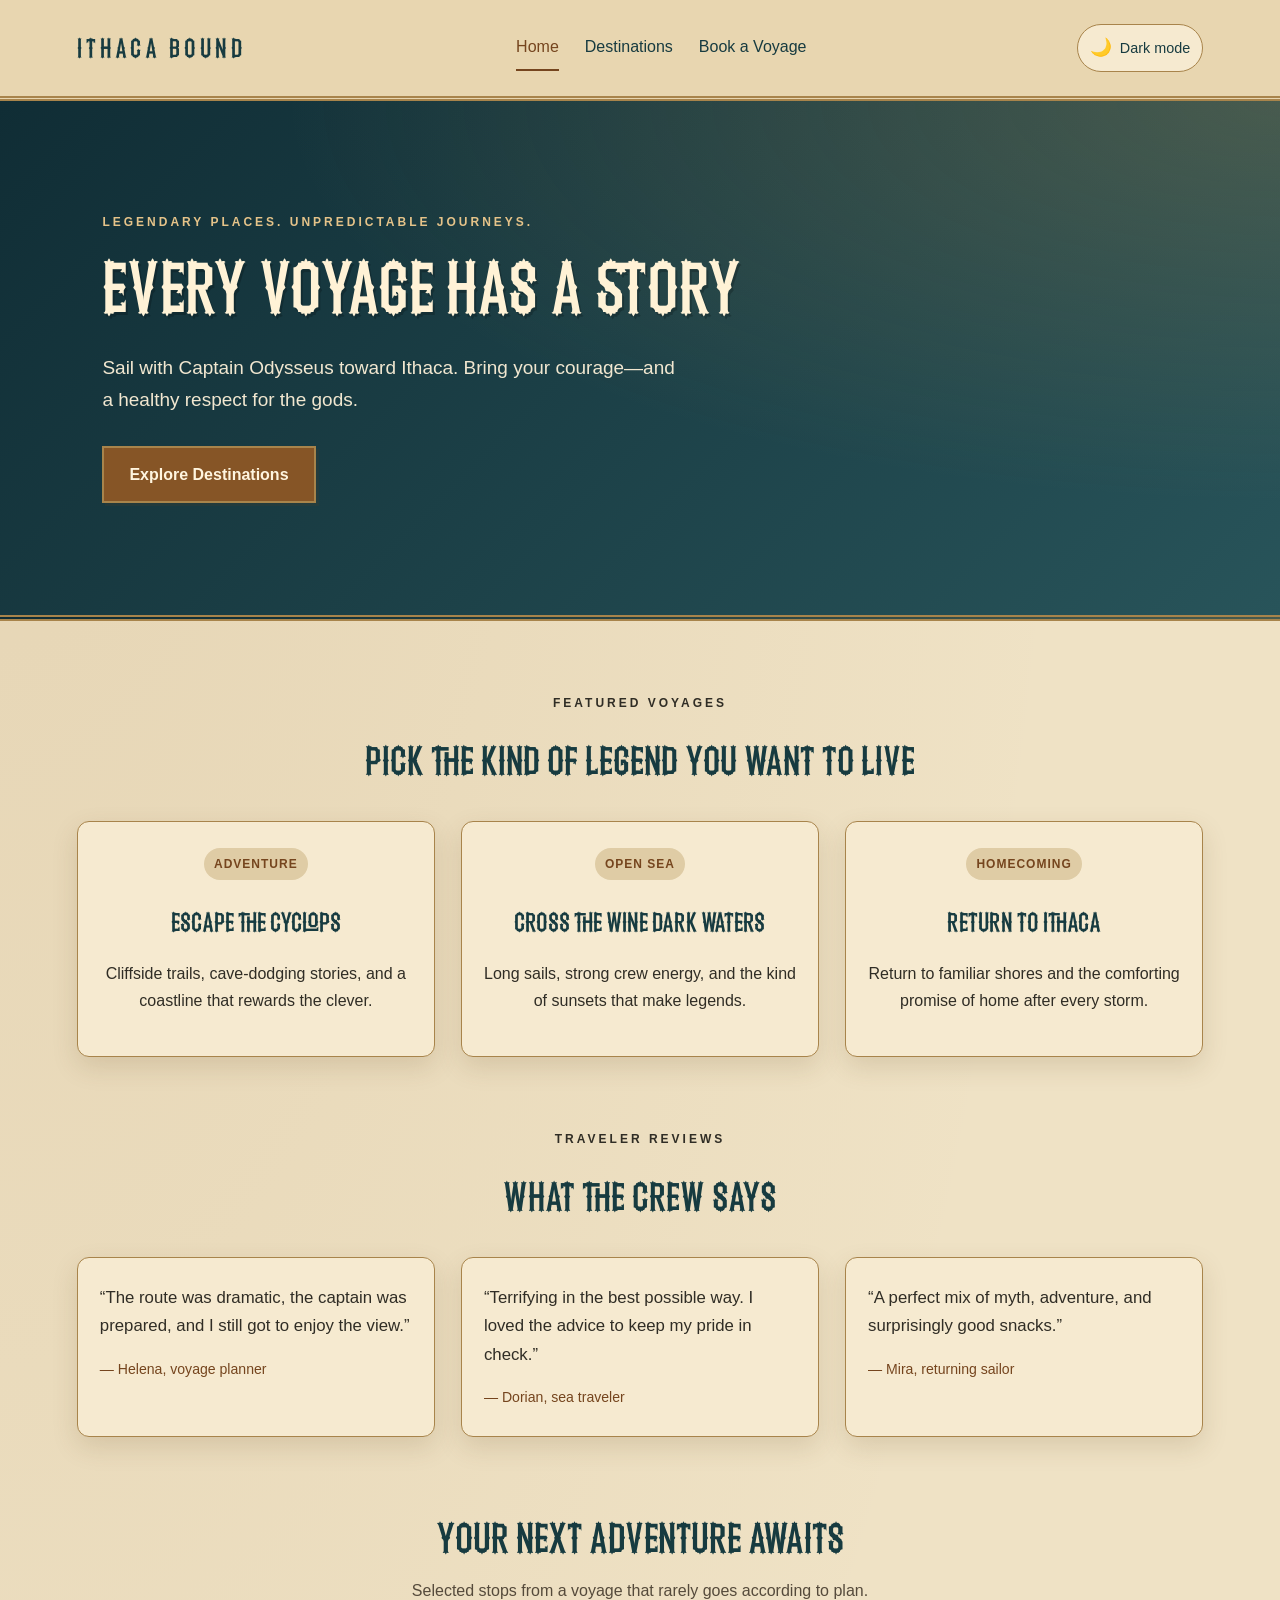
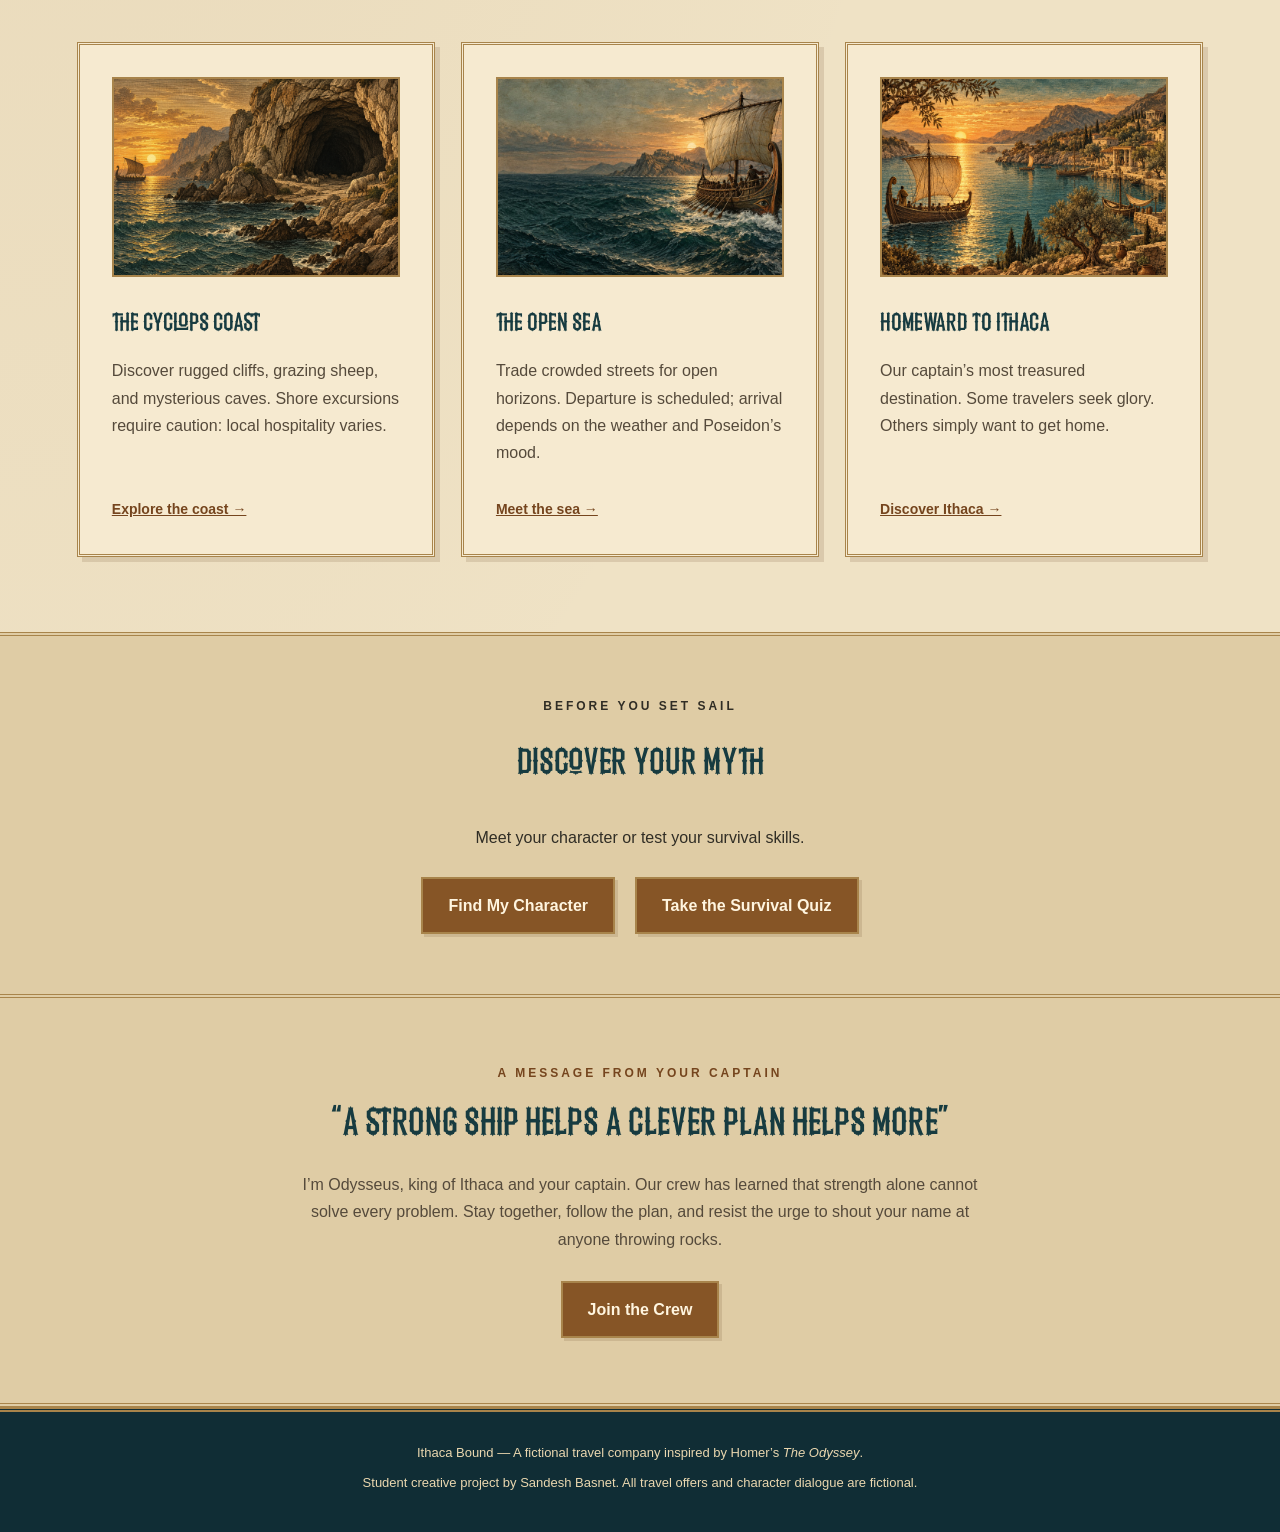
<file: index.html>
<!DOCTYPE html>
<html lang="en">
<head>
  <meta charset="UTF-8">
  <meta name="viewport" content="width=device-width, initial-scale=1.0">
  <title>Ithaca Bound | Sail with Odysseus</title>
  <link rel="stylesheet" href="style.css">
  <link rel="stylesheet" href="activities-booking.css">
  <link rel="stylesheet" href="responsive.css">
</head>
<body>
  <a class="skip-link" href="#main-content">Skip to content</a>
  <header class="site-header">
    <a class="logo" href="index.html">ITHACA BOUND</a>

    <nav aria-label="Main navigation">
      <a href="index.html" aria-current="page">Home</a>
      <a href="destinations.html">Destinations</a>
      <a href="booking.html">Book a Voyage</a>
    </nav>

    <button class="theme-toggle" type="button" aria-label="Toggle dark mode">
      <span class="theme-toggle-icon" aria-hidden="true">🌙</span>
      <span class="theme-toggle-label">Dark mode</span>
    </button>
  </header>

<main id="main-content" tabindex="-1">
    <section class="hero">
      <p class="eyebrow">Legendary places. Unpredictable journeys.</p>
      <h1>Every voyage has a story</h1>
      <p>
        Sail with Captain Odysseus toward Ithaca.
        Bring your courage—and a healthy respect for the gods.
      </p>
      <a class="button" href="destinations.html">
        Explore Destinations
      </a>
    </section>

    <section class="featured-voyages">
      <p class="eyebrow">Featured voyages</p>
      <h2>Pick the kind of legend you want to live</h2>

      <div class="feature-grid">
        <article class="feature-card">
          <span class="feature-badge">Adventure</span>
          <h3>Escape the Cyclops</h3>
          <p>Cliffside trails, cave-dodging stories, and a coastline that rewards the clever.</p>
        </article>

        <article class="feature-card">
          <span class="feature-badge">Open sea</span>
          <h3>Cross the Wine Dark Waters</h3>
          <p>Long sails, strong crew energy, and the kind of sunsets that make legends.</p>
        </article>

        <article class="feature-card">
          <span class="feature-badge">Homecoming</span>
          <h3>Return to Ithaca</h3>
          <p>Return to familiar shores and the comforting promise of home after every storm.</p>
        </article>
      </div>
    </section>

    <section class="testimonials">
      <p class="eyebrow">Traveler reviews</p>
      <h2>What the crew says</h2>

      <div class="testimonial-grid">
        <blockquote class="testimonial-card">
          <p>“The route was dramatic, the captain was prepared, and I still got to enjoy the view.”</p>
          <footer>— Helena, voyage planner</footer>
        </blockquote>

        <blockquote class="testimonial-card">
          <p>“Terrifying in the best possible way. I loved the advice to keep my pride in check.”</p>
          <footer>— Dorian, sea traveler</footer>
        </blockquote>

        <blockquote class="testimonial-card">
          <p>“A perfect mix of myth, adventure, and surprisingly good snacks.”</p>
          <footer>— Mira, returning sailor</footer>
        </blockquote>
      </div>
    </section>

    <section class="destinations">
      <h2>Your next adventure awaits</h2>
      <p>Selected stops from a voyage that rarely goes according to plan.</p>

      <div class="card-grid">
        <article class="card">
          <img
  class="card-image"
  src="images/cyclops.png"
  alt="Vintage illustration of the Cyclops cave with sheep along the rocky coast"
>
          <h3>The Cyclops Coast</h3>
          <p>
            Discover rugged cliffs, grazing sheep, and mysterious caves.
            Shore excursions require caution: local hospitality varies.
          </p>
          <a href="destinations.html#cyclops">Explore the coast →</a>
        </article>

        <article class="card">
          <img
  class="card-image"
  src="images/ship.jpg"
  alt="Ancient Greek ship sailing at sunset"
>
          <h3>The Open Sea</h3>
          <p>
            Trade crowded streets for open horizons.
            Departure is scheduled; arrival depends on the weather
            and Poseidon’s mood.
          </p>
          <a href="destinations.html#sea">Meet the sea →</a>
        </article>

        <article class="card">
<img
  class="card-image"
  src="images/ithaca.png"
  alt="Vintage illustration of an imagined ancient Ithaca harbor"
>          <h3>Homeward to Ithaca</h3>
          <p>
            Our captain’s most treasured destination.
            Some travelers seek glory. Others simply want to get home.
          </p>
          <a href="destinations.html#ithaca">Discover Ithaca →</a>
        </article>
      </div>
    </section>

 <section class="activity-launcher">
  <p class="eyebrow">Before You Set Sail</p>
  <h2>Discover Your Myth</h2>
  <p>Meet your character or test your survival skills.</p>

  <div class="activity-buttons">
    <button
      class="button"
      type="button"
      data-panel="character-panel"
      aria-controls="character-panel"
      aria-expanded="false"
    >
      Find My Character
    </button>

    <button
      class="button"
      type="button"
      data-panel="quiz-panel"
      aria-controls="quiz-panel"
      aria-expanded="false"
    >
      Take the Survival Quiz
    </button>
  </div>
</section>
<section class="activities" id="quiz-panel" hidden>
  <p class="eyebrow">The Crew Entrance Exam</p>
  <h2>Would You Survive the Odyssey?</h2>
  <p>Five questions stand between you and a place aboard.</p>

  <form id="survival-form" class="activity-form">
    <fieldset>
      <legend>1. You find cheese in a stranger’s cave. You…</legend>
      <label>
        <input type="radio" name="q1" value="1" required>
        Leave and ask permission before entering.
      </label>
      <label>
        <input type="radio" name="q1" value="0">
        Declare it an all-you-can-eat buffet.
      </label>
      <label>
        <input type="radio" name="q1" value="0">
        Give the cave a restaurant review.
      </label>
    </fieldset>

    <fieldset>
      <legend>2. A giant blocks the exit. Your best approach?</legend>
      <label>
        <input type="radio" name="q2" value="0" required>
        Challenge him to arm wrestling.
      </label>
      <label>
        <input type="radio" name="q2" value="1">
        Make a clever plan that keeps the exit usable.
      </label>
      <label>
        <input type="radio" name="q2" value="0">
        Explain that you have class tomorrow.
      </label>
    </fieldset>

    <fieldset>
      <legend>3. What name does Odysseus give Polyphemus?</legend>
      <label>
        <input type="radio" name="q3" value="0" required>
        Captain Definitely Innocent.
      </label>
      <label>
        <input type="radio" name="q3" value="0">
        The Cheese Inspector.
      </label>
      <label>
        <input type="radio" name="q3" value="1">
        Nobody.
      </label>
    </fieldset>

    <fieldset>
      <legend>4. The sheep leave the cave. You…</legend>
      <label>
        <input type="radio" name="q4" value="1" required>
        Hide beneath them and escape.
      </label>
      <label>
        <input type="radio" name="q4" value="0">
        Ask a sheep for a ride-share.
      </label>
      <label>
        <input type="radio" name="q4" value="0">
        Stay behind to collect souvenirs.
      </label>
    </fieldset>

    <fieldset>
      <legend>5. You finally escape. What now?</legend>
      <label>
        <input type="radio" name="q5" value="0" required>
        Shout your full name and home address.
      </label>
      <label>
        <input type="radio" name="q5" value="1">
        Keep rowing and protect the crew.
      </label>
      <label>
        <input type="radio" name="q5" value="0">
        Ask the Cyclops for a five-star review.
      </label>
    </fieldset>

    <button class="button" type="submit">Check My Survival Skills</button>
    <button class="button" type="reset">Try Again</button>

    <div
      id="survival-result"
      class="activity-result"
      role="status"
      hidden
    ></div>
  </form>
</section>
<section class="activities" id="character-panel" hidden>
      <p class="eyebrow">Meet Your Myth</p>
  <h2>Which Odyssey Character Are You?</h2>
  <p>
    Choose your answers to discover your character.
    Add an optional photo for your result card.
    The match uses your answers, not your appearance.
  </p>

  <form id="character-form" class="activity-form">
    <label for="portrait">Your portrait (optional)</label>
    <input
      id="portrait"
      type="file"
      accept="image/jpeg,image/png,image/webp"
    >

    <p class="small-note">
      JPG, PNG, or WebP under 5 MB.
      Your photo stays in your browser.
    </p>

    <p id="photo-message" role="status"></p>
    <img id="portrait-preview" alt="Your selected portrait" hidden>

    <fieldset>
      <legend>1. Your crew is in trouble. You…</legend>

      <label>
        <input type="radio" name="strategy" value="odysseus" required>
        Invent a clever escape plan.
      </label>

      <label>
        <input type="radio" name="strategy" value="penelope">
        Stay patient and think carefully.
      </label>

      <label>
        <input type="radio" name="strategy" value="polyphemus">
        Tell everyone to leave your cave.
      </label>
    </fieldset>

    <fieldset>
      <legend>2. What matters most to you?</legend>

      <label>
        <input type="radio" name="priority" value="odysseus" required>
        Finding my way home, whatever it takes.
      </label>

      <label>
        <input type="radio" name="priority" value="penelope">
        Loyalty to the people I love.
      </label>

      <label>
        <input type="radio" name="priority" value="polyphemus">
        My own space and my sheep.
      </label>
    </fieldset>

    <fieldset>
      <legend>3. Choose your weakness.</legend>

      <label>
        <input type="radio" name="weakness" value="odysseus" required>
        I sometimes brag after winning.
      </label>

      <label>
        <input type="radio" name="weakness" value="penelope">
        I take my time trusting people.
      </label>

      <label>
        <input type="radio" name="weakness" value="polyphemus">
        Unexpected guests really annoy me.
      </label>
    </fieldset>

    <button class="button" type="submit">Reveal My Character</button>
    <button class="button" type="reset">Start Again</button>

    <div
      id="character-result"
      class="activity-result"
      role="status"
      hidden
    ></div>
  </form>
</section>

    <section class="captain">
      <p class="eyebrow">A message from your captain</p>
      <h2>“A strong ship helps A clever plan helps more”</h2>
      <p>
        I’m Odysseus, king of Ithaca and your captain.
        Our crew has learned that strength alone cannot solve every problem.
        Stay together, follow the plan, and resist the urge to shout
        your name at anyone throwing rocks.
      </p>
      <a class="button" href="booking.html">Join the Crew</a>
    </section>
  </main>

  <footer>
    <p>
      Ithaca Bound — A fictional travel company inspired by
      Homer’s <cite>The Odyssey</cite>.
    </p>
    <p>
      Student creative project by Sandesh Basnet.
      All travel offers and character dialogue are fictional.
    </p>
  </footer>

  <script src="script.js"></script>
</body>
</html>
</file>
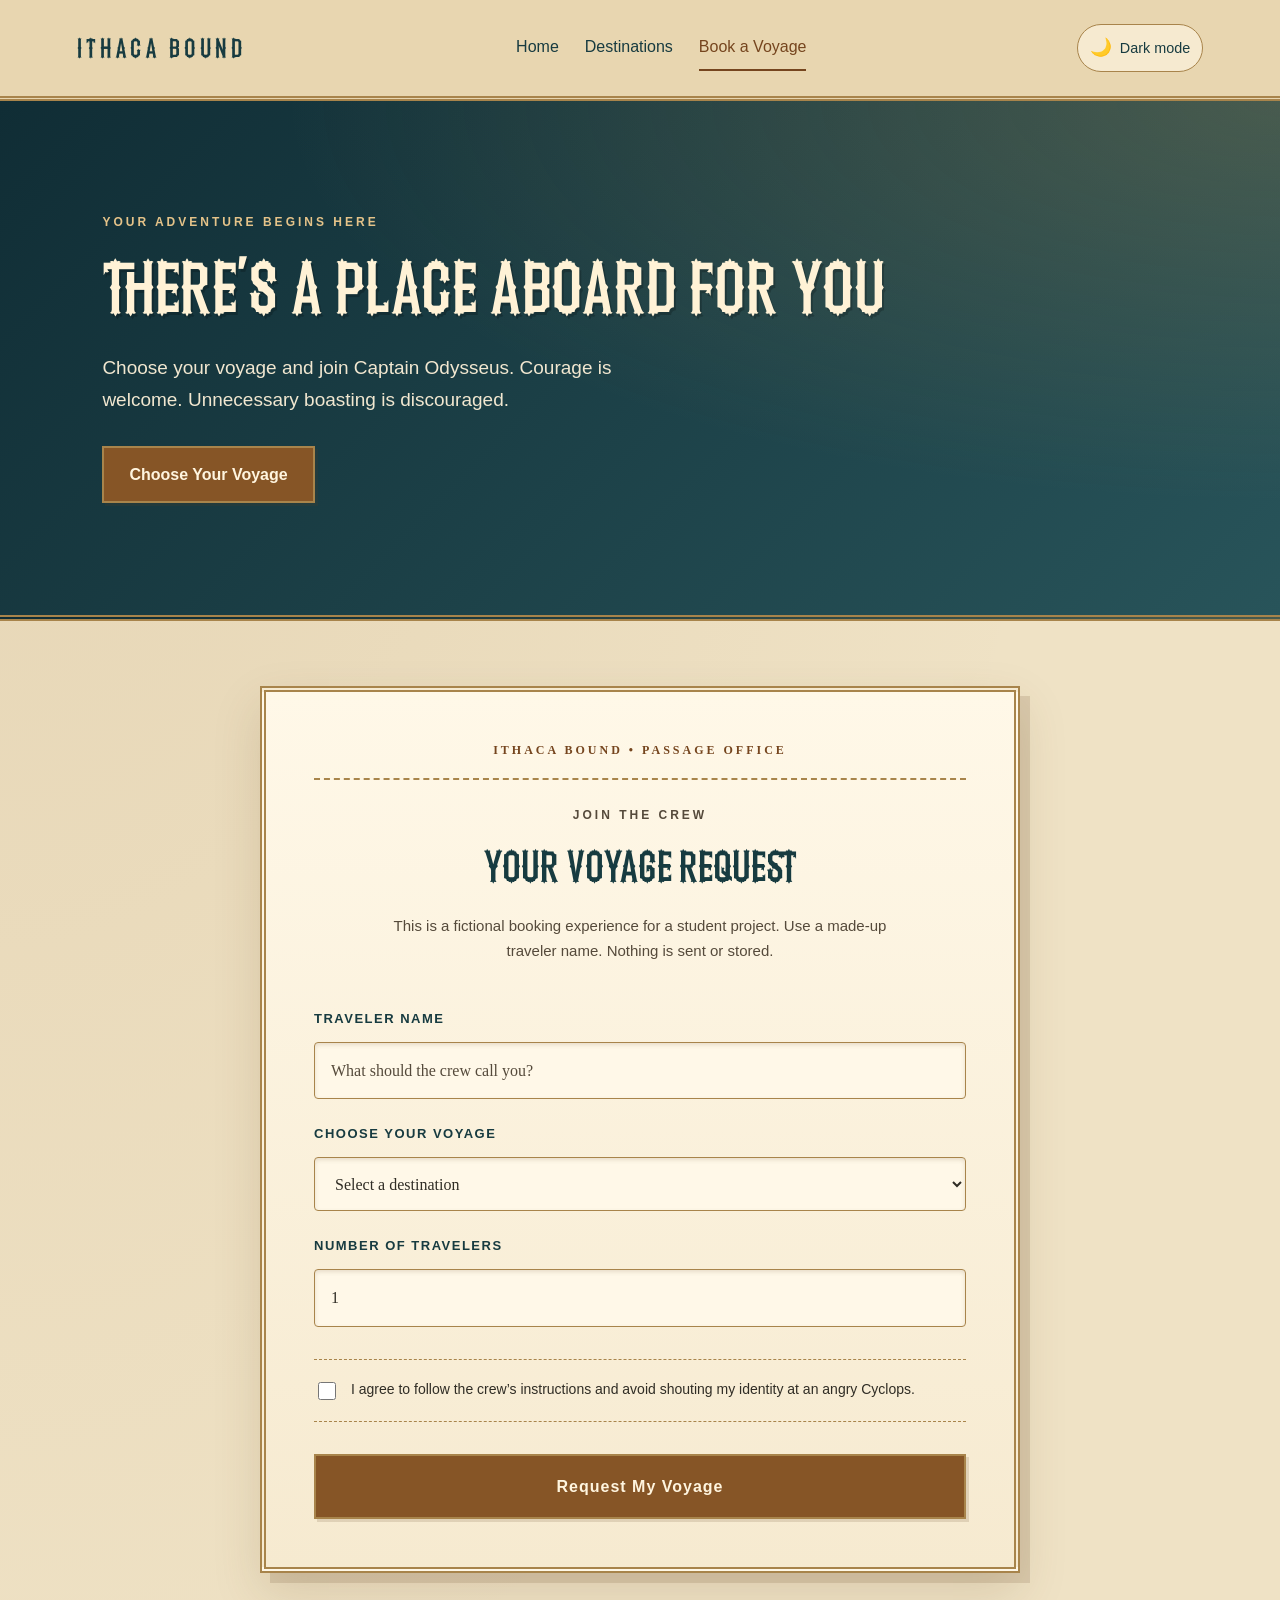
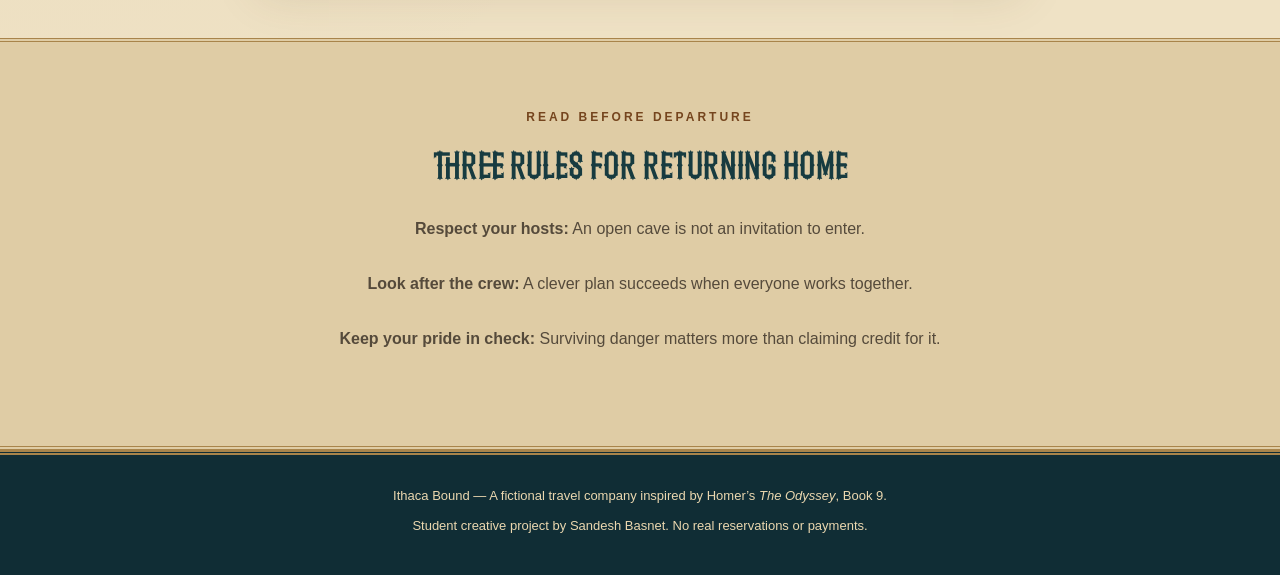
<file: booking.html>
<!DOCTYPE html>
<html lang="en">
<head>
  <meta charset="UTF-8">
  <meta name="viewport" content="width=device-width, initial-scale=1.0">
  <title>Book a Voyage | Ithaca Bound</title>
  <link rel="stylesheet" href="style.css">
  <link rel="stylesheet" href="activities-booking.css">
  <link rel="stylesheet" href="responsive.css">
</head>
<body>
  <a class="skip-link" href="#main-content">Skip to content</a>
  <header class="site-header">
    <a class="logo" href="index.html">ITHACA BOUND</a>

    <nav aria-label="Main navigation">
      <a href="index.html">Home</a>
      <a href="destinations.html">Destinations</a>
      <a href="booking.html" aria-current="page">Book a Voyage</a>
    </nav>

    <button class="theme-toggle" type="button" aria-label="Toggle dark mode">
      <span class="theme-toggle-icon" aria-hidden="true">🌙</span>
      <span class="theme-toggle-label">Dark mode</span>
    </button>
  </header>

  <dialog id="captain-letter" aria-label="Your captain's letter">
  <form method="dialog">
    <button class="letter-close" aria-label="Close letter">×</button>
  </form>

  <div class="vintage-envelope" id="vintage-envelope">
    <div class="envelope-flap" aria-hidden="true"></div>

    <button type="button" class="wax-seal" id="break-seal"
            aria-expanded="false" aria-controls="captain-message">
      <span>IB</span>
      <small>Break the seal to open</small>
    </button>

    <article class="captain-message" id="captain-message" tabindex="-1" hidden>
      <p class="letter-label">ITHACA BOUND · CAPTAIN’S LETTER</p>
      <h2>Three Rules for Returning Home</h2>

      <p>Dear traveler,</p>

      <p>
        Before you step aboard, keep these three rules close.
        The sea rewards more than courage.
      </p>

      <p>
        <strong>Respect your hosts:</strong>
        An open cave is not an invitation to enter.
      </p>

      <p>
        <strong>Look after the crew:</strong>
        A clever plan succeeds when everyone works together.
      </p>

      <p>
        <strong>Keep your pride in check:</strong>
        Surviving danger matters more than claiming credit for it.
      </p>

      <p class="letter-signature">
        May you find your way home,<br>
        Your Captain
      </p>
    </article>
  </div>
</dialog>
<main id="main-content" tabindex="-1">
    <section class="hero">
      <p class="eyebrow">Your adventure begins here</p>
      <h1>There’s a place aboard for you</h1>
      <p>
        Choose your voyage and join Captain Odysseus.
        Courage is welcome. Unnecessary boasting is discouraged.
      </p>
      <a class="button" href="#reservation">Choose Your Voyage</a>
    </section>

    <section class="booking-section" id="reservation">
      <p class="eyebrow">Join the crew</p>
      <h2>Your Voyage Request</h2>
      <p>
        This is a fictional booking experience for a student project.
        Use a made-up traveler name. Nothing is sent or stored.
      </p>

      <form id="booking-form">
        <label for="traveler">Traveler name</label>
        <input
          id="traveler"
          name="traveler"
          type="text"
          placeholder="What should the crew call you?"
          maxlength="60"
          required
        >

        <label for="voyage">Choose your voyage</label>
        <select id="voyage" name="voyage" required>
          <option value="">Select a destination</option>
          <option value="The Cyclops Coast">The Cyclops Coast</option>
          <option value="The Open Sea">The Open Sea</option>
          <option value="Homeward to Ithaca">Homeward to Ithaca</option>
        </select>

        <label for="travelers">Number of travelers</label>
        <input
          id="travelers"
          name="travelers"
          type="number"
          min="1"
          max="12"
          step="1"
          value="1"
          required
        >

        <label class="checkbox-label">
          <input id="crew-rules" type="checkbox" required>
          <span>
            I agree to follow the crew’s instructions and avoid
            shouting my identity at an angry Cyclops.
          </span>
        </label>

        <button class="button" type="submit">
          Request My Voyage
        </button>

        <div id="booking-summary" class="booking-summary" hidden>
          <h3>Voyage summary</h3>
          <ul></ul>
        </div>

        <p id="booking-result" role="status" hidden></p>
      </form>
    </section>

    <section class="captain">
      <p class="eyebrow">Read before departure</p>
      <h2>Three Rules for Returning Home</h2>
      <p>
        <strong>Respect your hosts:</strong>
        An open cave is not an invitation to enter.
      </p>
      <p>
        <strong>Look after the crew:</strong>
        A clever plan succeeds when everyone works together.
      </p>
      <p>
        <strong>Keep your pride in check:</strong>
        Surviving danger matters more than claiming credit for it.
      </p>
    </section>
  </main>

  <footer>
    <p>
      Ithaca Bound — A fictional travel company inspired by
      Homer’s <cite>The Odyssey</cite>, Book 9.
    </p>
    <p>
      Student creative project by Sandesh Basnet.
      No real reservations or payments.
    </p>
  </footer>

  <script src="script.js"></script>
</body>
</html>
</file>
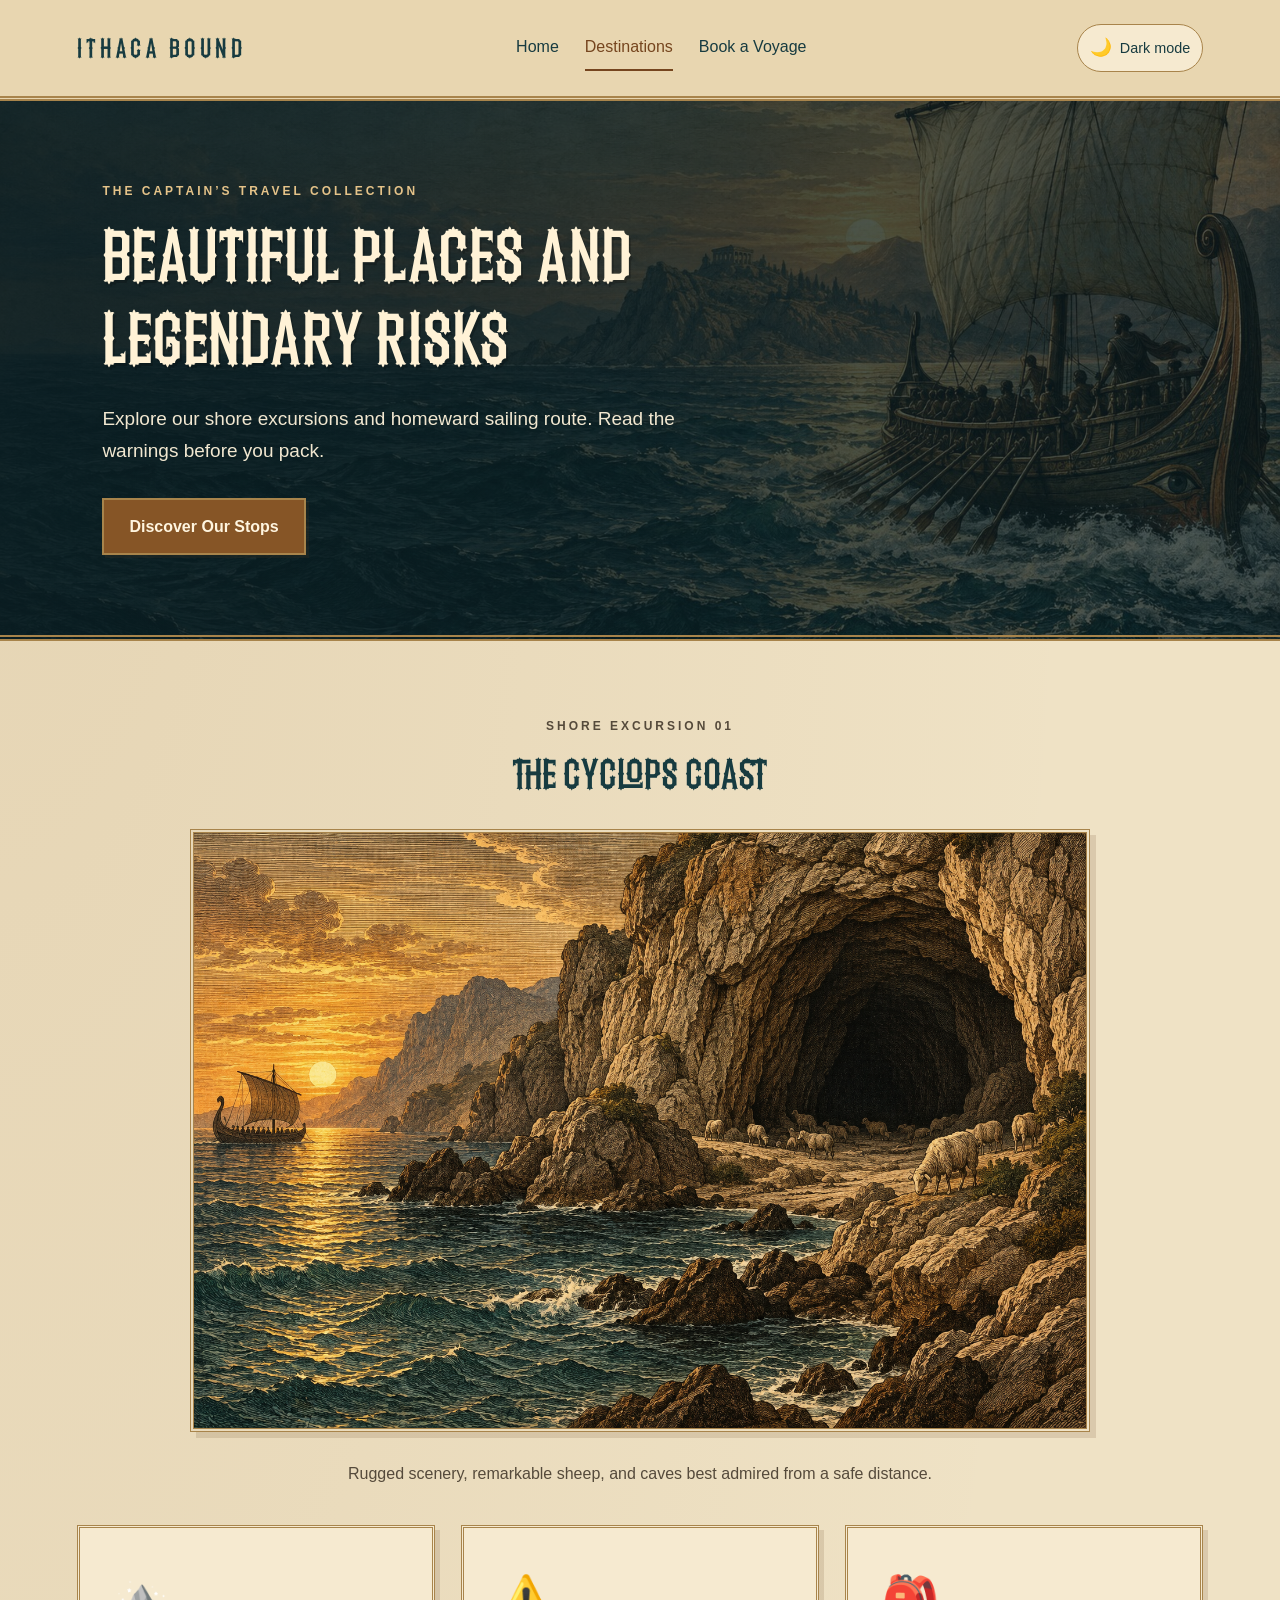
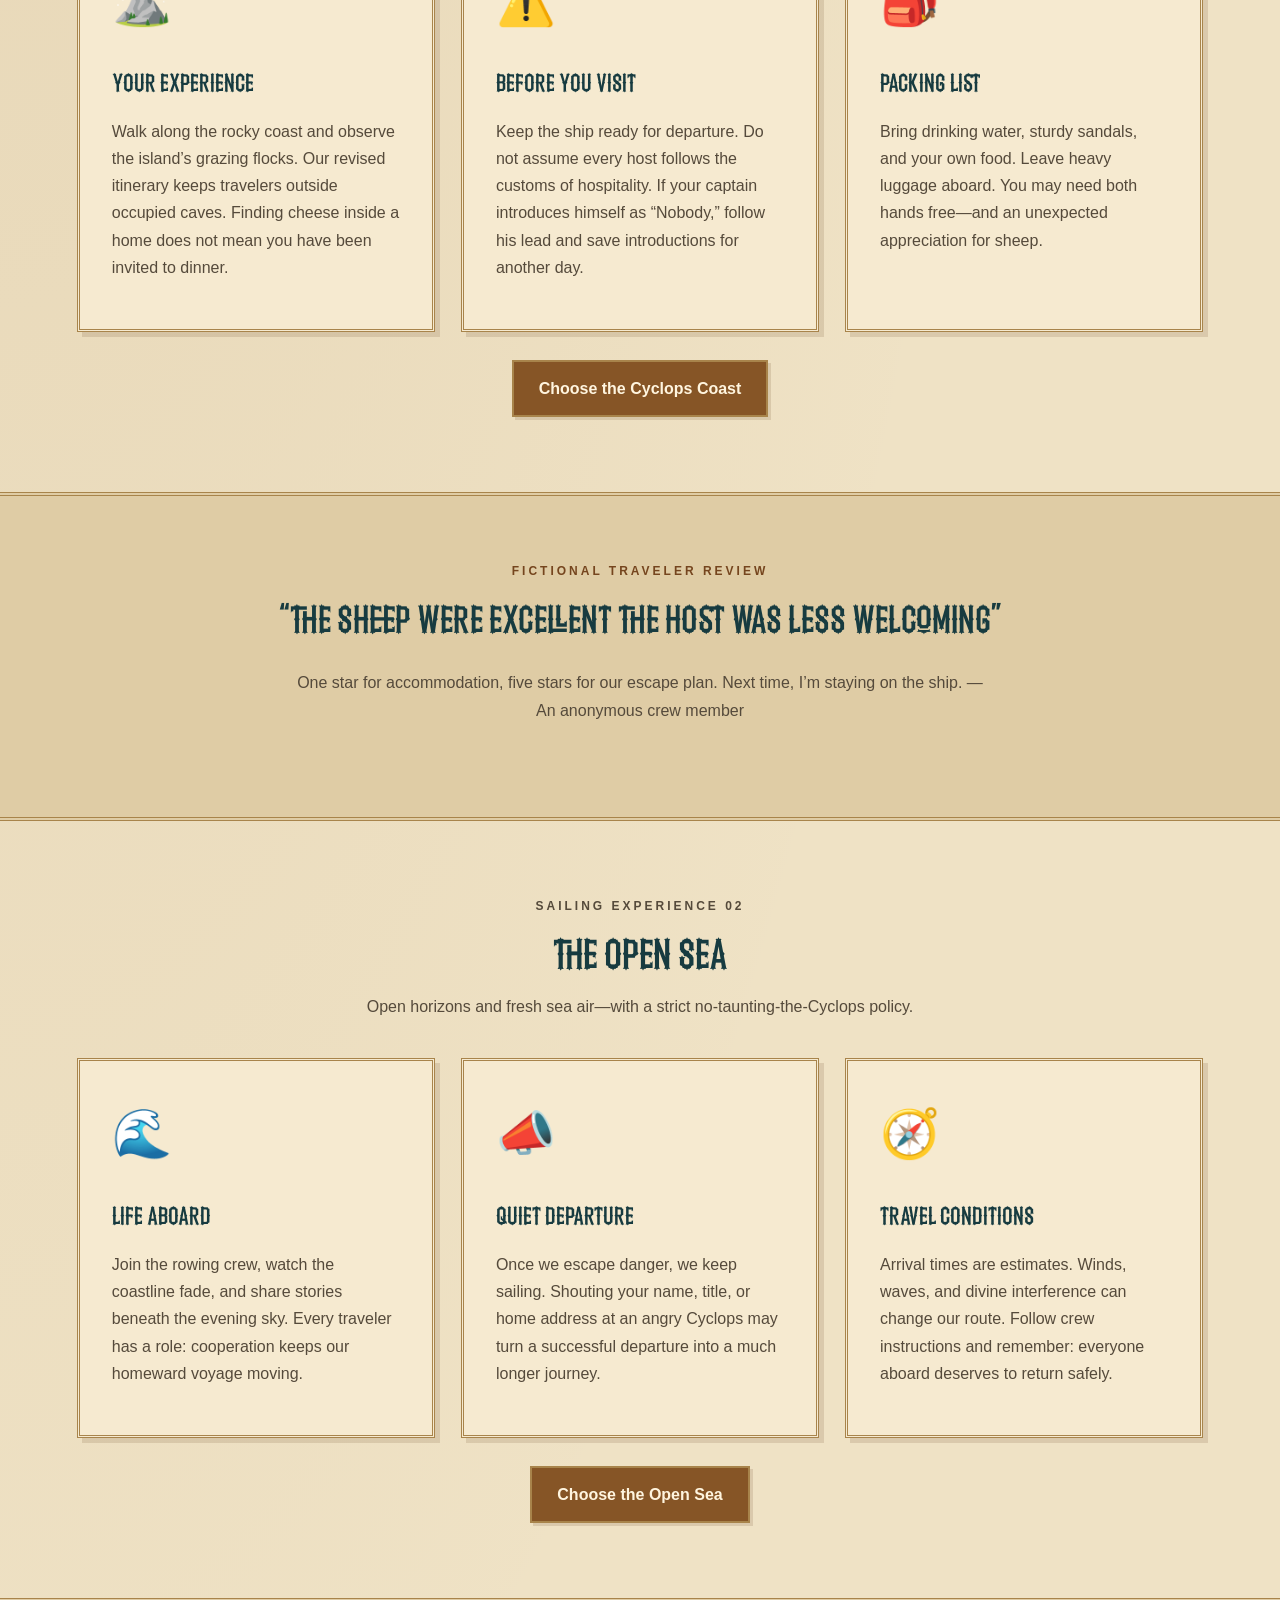
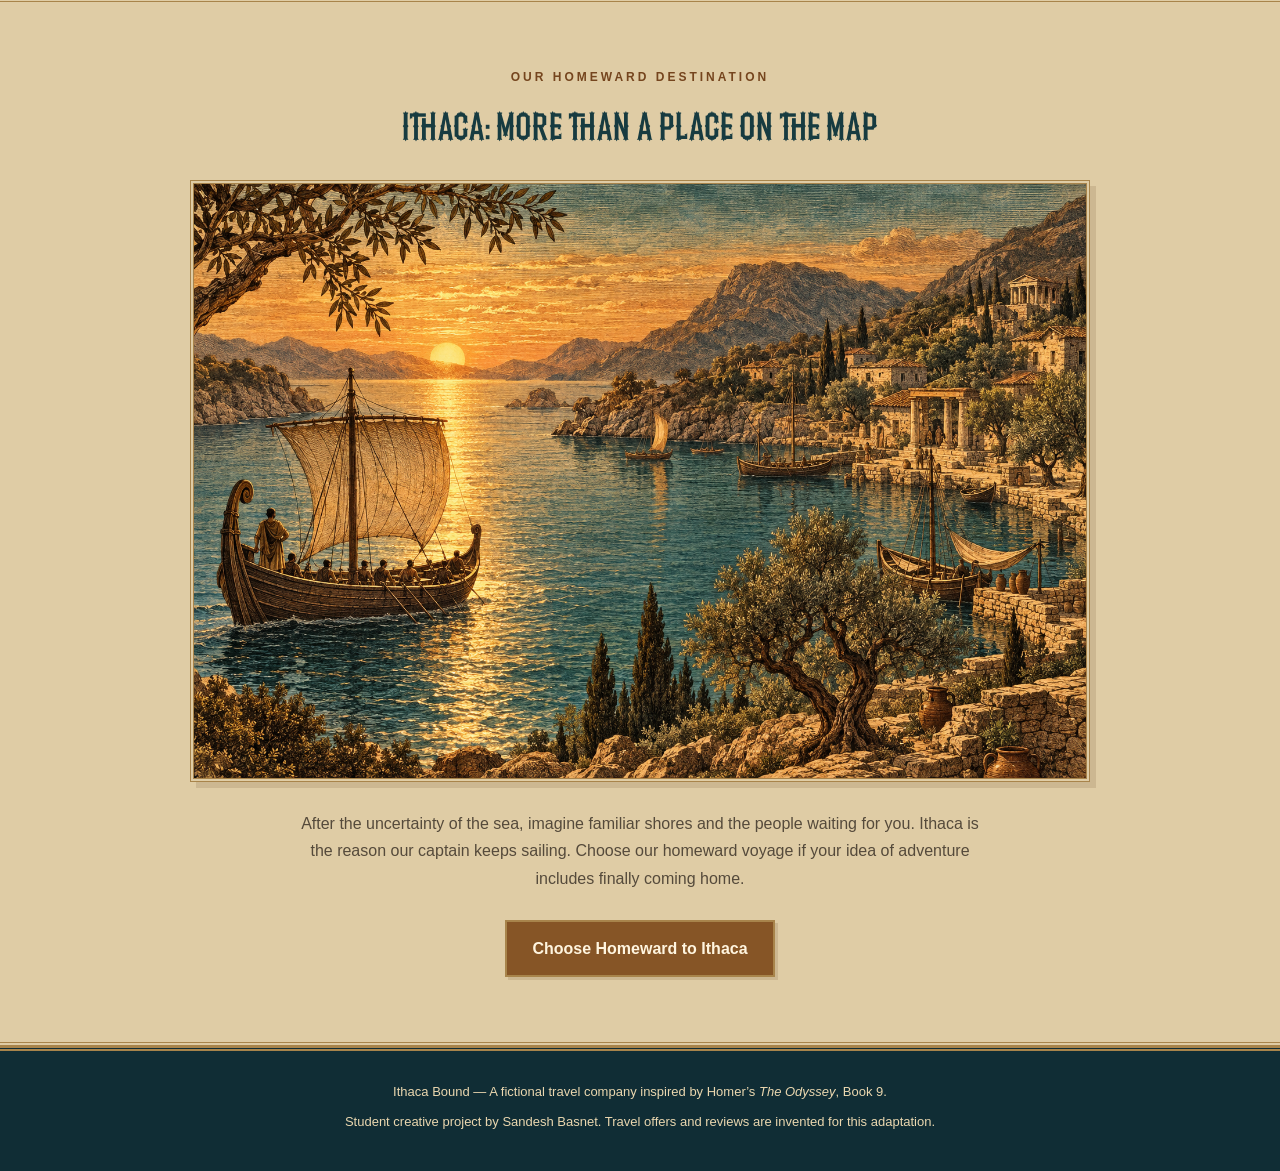
<file: destinations.html>
<!DOCTYPE html>
<html lang="en">
<head>
  <meta charset="UTF-8">
  <meta name="viewport" content="width=device-width, initial-scale=1.0">
  <title>Destinations | Ithaca Bound</title>
  <link rel="stylesheet" href="style.css">
  <link rel="stylesheet" href="activities-booking.css">
  <link rel="stylesheet" href="responsive.css">
</head>
<body>
  <a class="skip-link" href="#main-content">Skip to content</a>
  <header class="site-header">
    <a class="logo" href="index.html">ITHACA BOUND</a>

    <nav aria-label="Main navigation">
      <a href="index.html">Home</a>
      <a href="destinations.html" aria-current="page">Destinations</a>
      <a href="booking.html">Book a Voyage</a>
    </nav>

    <button class="theme-toggle" type="button" aria-label="Toggle dark mode">
      <span class="theme-toggle-icon" aria-hidden="true">🌙</span>
      <span class="theme-toggle-label">Dark mode</span>
    </button>
  </header>

  <main id="main-content" tabindex="-1">
    <section class="hero hero-home">
  <p class="eyebrow">The captain’s travel collection</p>
<h1>Beautiful Places and Legendary Risks</h1>  <p>
    Explore our shore excursions and homeward sailing route.
    Read the warnings before you pack.
  </p>
  <a class="button" href="#cyclops">Discover Our Stops</a>
</section>

    <section class="destinations" id="cyclops">
      <p class="eyebrow">Shore excursion 01</p>
      <h2>The Cyclops Coast</h2>
      <img
  class="destination-image"
  src="images/cyclops.png"
  alt="Polyphemus’s cave overlooking the sea, with sheep near its entrance"
>
      <p>
        Rugged scenery, remarkable sheep, and caves best admired
        from a safe distance.
      </p>

      <div class="card-grid">
        <article class="card">
          <span class="card-icon" aria-hidden="true">⛰️</span>
          <h3>Your Experience</h3>
          <p>
            Walk along the rocky coast and observe the island’s
            grazing flocks. Our revised itinerary keeps travelers
            outside occupied caves. Finding cheese inside a home
            does not mean you have been invited to dinner.
          </p>
        </article>

        <article class="card">
          <span class="card-icon" aria-hidden="true">⚠️</span>
          <h3>Before You Visit</h3>
          <p>
            Keep the ship ready for departure. Do not assume every
            host follows the customs of hospitality. If your captain
            introduces himself as “Nobody,” follow his lead and
            save introductions for another day.
          </p>
        </article>

        <article class="card">
          <span class="card-icon" aria-hidden="true">🎒</span>
          <h3>Packing List</h3>
          <p>
            Bring drinking water, sturdy sandals, and your own food.
            Leave heavy luggage aboard. You may need both hands
            free—and an unexpected appreciation for sheep.
          </p>
        </article>
      </div>
      <a class="button voyage-link" href="booking.html?voyage=cyclops#reservation">Choose the Cyclops Coast</a>
    </section>

    <section class="captain">
      <p class="eyebrow">Fictional traveler review</p>
      <h2>“The sheep were excellent The host was less welcoming”</h2>
      <p>
        One star for accommodation, five stars for our escape plan.
        Next time, I’m staying on the ship.
        — An anonymous crew member
      </p>
    </section>

    <section class="destinations" id="sea">
      <p class="eyebrow">Sailing experience 02</p>
      <h2>The Open Sea</h2>
      <p>
        Open horizons and fresh sea air—with a strict
        no-taunting-the-Cyclops policy.
      </p>

      <div class="card-grid">
        <article class="card">
          <span class="card-icon" aria-hidden="true">🌊</span>
          <h3>Life Aboard</h3>
          <p>
            Join the rowing crew, watch the coastline fade,
            and share stories beneath the evening sky.
            Every traveler has a role: cooperation keeps
            our homeward voyage moving.
          </p>
        </article>

        <article class="card">
          <span class="card-icon" aria-hidden="true">📣</span>
          <h3>Quiet Departure</h3>
          <p>
            Once we escape danger, we keep sailing.
            Shouting your name, title, or home address
            at an angry Cyclops may turn a successful
            departure into a much longer journey.
          </p>
        </article>

        <article class="card">
          <span class="card-icon" aria-hidden="true">🧭</span>
          <h3>Travel Conditions</h3>
          <p>
            Arrival times are estimates. Winds, waves,
            and divine interference can change our route.
            Follow crew instructions and remember:
            everyone aboard deserves to return safely.
          </p>
        </article>
      </div>
      <a class="button voyage-link" href="booking.html?voyage=sea#reservation">Choose the Open Sea</a>
    </section>

    <section class="captain" id="ithaca">
      <p class="eyebrow">Our homeward destination</p>
      <h2>Ithaca: More Than a Place on the Map</h2>
      <img
  class="destination-image"
  src="images/ithaca.png"
  alt="An imagined ancient Ithaca harbor at sunset"
>
      <p>
        After the uncertainty of the sea, imagine familiar shores
        and the people waiting for you. Ithaca is the reason
        our captain keeps sailing. Choose our homeward voyage
        if your idea of adventure includes finally coming home.
      </p>
      <a class="button" href="booking.html?voyage=ithaca#reservation">Choose Homeward to Ithaca</a>
    </section>
  </main>

  <footer>
    <p>
      Ithaca Bound — A fictional travel company inspired by
      Homer’s <cite>The Odyssey</cite>, Book 9.
    </p>
    <p>
      Student creative project by Sandesh Basnet.
      Travel offers and reviews are invented for this adaptation.
    </p>
  </footer>

  <script src="script.js"></script>
</body>
</html>
</file>
<file: style.css>
/* Shared palette: surfaces and text change together in dark mode. */
:root {
  color-scheme: light;
  --ink: #302d25;
  --heading: #173b40;
  --muted: #554a3b;
  --accent: #75451e;
  --page: #efe2c5;
  --surface: #f6ead0;
  --panel: #dfcca5;
  --header: #e8d6b0;
  --field: #fff8e8;
  --border: #a8844b;
  --shadow: rgba(92, 65, 30, 0.15);
  --button: #865526;
  --button-hover: #65401d;
  --button-text: #fff5df;
  --focus: #173b40;
  --footer: #102d35;
}

body.theme-dark {
  color-scheme: dark;
  --ink: #edf3ff;
  --heading: #edf3ff;
  --muted: #c6d1df;
  --accent: #e2b574;
  --page: #111821;
  --surface: #1b2732;
  --panel: #243440;
  --header: #101b27;
  --field: #15212c;
  --border: #9a805b;
  --shadow: rgba(0, 0, 0, 0.35);
  --button: #e2b574;
  --button-hover: #f2ce98;
  --button-text: #17232c;
  --focus: #f2ce98;
  --footer: #0d151d;
}

@font-face {
  font-family: "Lost Cowboy";
  src: url("fonts/Lostcowboy Regular.ttf") format("truetype");
  font-weight: normal;
  font-style: normal;
  font-display: swap;
}

* { box-sizing: border-box; }
body {
  margin: 0;
  background: radial-gradient(ellipse at top left, rgba(153, 107, 45, 0.12), transparent 60%), var(--page);
  color: var(--ink);
  font-family: Arial, Helvetica, sans-serif;
  line-height: 1.7;
}
h1, h2, h3, .logo {
  font-family: "Lost Cowboy", Georgia, serif;
  font-weight: normal;
}
h1, h2, h3, p { margin-top: 0; }
h2, h3 { color: var(--heading); }
a { color: var(--accent); }
button, input, select { font: inherit; }
button { cursor: pointer; }
img { max-width: 100%; }
:focus-visible {
  outline: 3px solid var(--focus);
  outline-offset: 5px;
}
.hero :focus-visible, body > footer :focus-visible { outline-color: #fff2d6; }
[hidden] { display: none !important; }
section[id] { scroll-margin-top: 24px; }
.skip-link {
  position: absolute;
  top: 12px;
  left: 12px;
  z-index: 10;
  padding: 12px 20px;
  background: var(--surface);
  color: var(--heading);
  transform: translateY(-180%);
}
.skip-link:focus { transform: translateY(0); }

/* Navigation */
.site-header {
  display: flex;
  justify-content: space-between;
  align-items: center;
  gap: 24px;
  padding: 24px 6%;
  background: var(--header);
  border-bottom: 5px double var(--border);
}
.logo {
  color: var(--heading);
  font-size: 28px;
  letter-spacing: 4px;
  text-decoration: none;
}
nav { display: flex; flex-wrap: wrap; gap: 26px; }
nav a {
  color: var(--heading);
  text-decoration: none;
  padding: 8px 0;
  border-bottom: 2px solid transparent;
}
nav a:hover, nav a[aria-current="page"] {
  color: var(--accent);
  border-bottom-color: var(--accent);
}
.theme-toggle {
  display: inline-flex;
  align-items: center;
  justify-content: center;
  gap: 8px;
  min-height: 44px;
  padding: 8px 12px;
  border: 1px solid var(--border);
  border-radius: 999px;
  background: var(--surface);
  color: var(--heading);
  font-size: 0.9rem;
}
.theme-toggle:hover { background: var(--panel); }
.theme-toggle-icon { font-size: 1.1rem; }

/* Welcome and shared buttons */
.hero {
  min-height: 520px;
  display: flex;
  flex-direction: column;
  justify-content: center;
  align-items: flex-start;
  padding: 80px 8%;
  color: #fff2d6;
  background: radial-gradient(ellipse at top right, rgba(188, 145, 75, 0.25), transparent 55%),
    linear-gradient(135deg, #102d35, #28545a);
  border-bottom: 6px double var(--border);
}
.hero.hero-home {
  background: linear-gradient(90deg, rgba(10, 29, 34, 0.9), rgba(10, 29, 34, 0.65)),
    url("images/ship.jpg") center / cover no-repeat;
}
.eyebrow {
  font-size: 12px;
  font-weight: bold;
  letter-spacing: 3px;
  text-transform: uppercase;
}
.hero .eyebrow { color: #e5c389; }
.hero h1 {
  max-width: 800px;
  margin-bottom: 24px;
  font-size: clamp(44px, 6vw, 78px);
  line-height: 1.08;
  text-shadow: 2px 3px 0 rgba(0, 0, 0, 0.2);
}
.hero > p:not(.eyebrow) {
  max-width: 580px;
  margin-bottom: 30px;
  font-size: 19px;
  color: #f1e7d0;
}
.button {
  display: inline-block;
  min-height: 44px;
  padding: 13px 25px;
  border: 2px solid var(--border);
  border-radius: 0;
  background: var(--button);
  color: var(--button-text);
  box-shadow: 3px 3px 0 var(--shadow);
  font-weight: bold;
  text-decoration: none;
  transition: background 0.2s, transform 0.2s;
}
.button:hover { background: var(--button-hover); transform: translateY(-2px); }
.voyage-link { margin-top: 28px; }

/* Voyages, destinations, and reviews */
.featured-voyages, .testimonials {
  max-width: 1300px;
  margin: 0 auto;
  padding: 72px 6% 0;
  text-align: center;
}
.featured-voyages h2, .testimonials h2 {
  margin-bottom: 24px;
  font-size: clamp(28px, 4vw, 42px);
}
.feature-grid, .testimonial-grid, .card-grid {
  display: grid;
  grid-template-columns: repeat(3, minmax(0, 1fr));
  gap: 26px;
  margin-top: 24px;
}
.feature-card, .testimonial-card {
  background: var(--surface);
  border: 1px solid var(--border);
  border-radius: 12px;
  padding: 26px 22px;
  box-shadow: 0 10px 26px var(--shadow);
}
.feature-badge {
  display: inline-block;
  margin-bottom: 18px;
  padding: 6px 10px;
  border-radius: 999px;
  background: var(--panel);
  color: var(--accent);
  font-size: 12px;
  font-weight: bold;
  letter-spacing: 1px;
  text-transform: uppercase;
}
.feature-card h3 { margin-bottom: 14px; font-size: 28px; }
.testimonial-card { margin: 0; text-align: left; }
.testimonial-card p { font-size: 1.05rem; }
.testimonial-card footer { color: var(--accent); font-size: 0.88rem; }
.destinations {
  max-width: 1300px;
  margin: auto;
  padding: 75px 6%;
  text-align: center;
}
.destinations h2 {
  margin-bottom: 12px;
  font-size: clamp(30px, 4vw, 44px);
  line-height: 1.2;
}
.destinations > p, .card p, .booking-section > p { color: var(--muted); }
.card-grid { margin-top: 38px; }
.card {
  display: flex;
  flex-direction: column;
  padding: 32px;
  background: var(--surface);
  border: 3px double var(--border);
  text-align: left;
  box-shadow: 5px 5px 0 var(--shadow);
  transition: transform 0.2s;
}
.card:hover { transform: translateY(-5px); }
.card-icon { display: block; margin-bottom: 18px; font-size: 48px; }
.card h3 { margin-bottom: 14px; font-size: 26px; }
.card a { font-size: 14px; font-weight: bold; }
.card > a { margin-top: auto; padding-top: 16px; }
.card-image {
  display: block;
  flex-shrink: 0;
  width: 100%;
  height: 200px;
  object-fit: cover;
  margin-bottom: 22px;
  border: 2px solid var(--border);
}
.destination-image {
  display: block;
  width: 100%;
  max-width: 900px;
  height: auto;
  margin: 28px auto;
  border: 4px double var(--border);
  box-shadow: 6px 6px 0 var(--shadow);
}
.captain {
  padding: 65px 8%;
  background: var(--panel);
  border-top: 4px double var(--border);
  border-bottom: 4px double var(--border);
  text-align: center;
}
.captain .eyebrow { color: var(--accent); }
.captain h2 {
  max-width: 800px;
  margin: 0 auto 24px;
  font-size: clamp(28px, 4vw, 40px);
  line-height: 1.3;
}
.captain > p:not(.eyebrow) {
  max-width: 700px;
  margin: 0 auto 28px;
  color: var(--muted);
}
body > footer {
  padding: 30px 6%;
  background: var(--footer);
  color: #ead7af;
  border-top: 5px double var(--border);
  text-align: center;
  font-size: 13px;
}
body > footer p { margin-bottom: 8px; }
</file>
<file: activities-booking.css>
/* Activity launcher and quizzes */
.activity-launcher {
  padding: 60px 7%;
  text-align: center;
  background: var(--panel);
  border-top: 4px double var(--border);
}
.activity-launcher h2 { font-size: 38px; }
.activity-buttons {
  display: flex;
  justify-content: center;
  flex-wrap: wrap;
  gap: 20px;
  margin-top: 25px;
}
.activity-buttons button[aria-expanded="true"] {
  background: var(--heading);
  color: var(--page);
}
.activities {
  max-width: 900px;
  margin: 45px auto;
  padding: 35px;
  background: var(--surface);
  border: 4px double var(--border);
}
.activities h2 { font-size: clamp(28px, 4vw, 42px); line-height: 1.2; }
.activity-form { display: grid; gap: 20px; margin-top: 25px; }
.activity-form fieldset { min-width: 0; margin: 0; padding: 20px; border: 1px solid var(--border); }
.activity-form legend { padding: 0 8px; font-weight: bold; }
.activity-form fieldset label {
  display: flex;
  align-items: baseline;
  gap: 12px;
  min-height: 44px;
  padding: 8px 0;
  cursor: pointer;
}
.activity-form input[type="radio"] { flex-shrink: 0; accent-color: var(--accent); }
.activity-form input[type="file"] { width: 100%; min-width: 0; }
.activity-form button { justify-self: start; }
.small-note { margin: 0; color: var(--muted); font-size: 14px; }
#photo-message:empty { display: none; }
#portrait-preview, .match-portrait {
  width: 140px;
  height: 140px;
  object-fit: cover;
  border: 4px double var(--border);
}
.match-portrait { width: 120px; height: 120px; margin-bottom: 16px; }
.activity-result { padding: 24px; background: var(--panel); border-left: 5px solid var(--accent); }
.activity-result h3 { font-size: 30px; }

/* Vintage passage office */
.booking-section {
  width: min(760px, calc(100% - 40px));
  margin: 65px auto;
  padding: 48px;
  background: linear-gradient(var(--field), var(--surface));
  border: 6px double var(--border);
  box-shadow: 10px 10px 0 var(--shadow), 0 20px 45px var(--shadow);
}
.booking-section::before {
  content: "ITHACA BOUND • PASSAGE OFFICE";
  display: block;
  margin-bottom: 25px;
  padding-bottom: 18px;
  border-bottom: 2px dashed var(--border);
  color: var(--accent);
  font-family: Georgia, serif;
  font-size: 12px;
  font-weight: bold;
  letter-spacing: 3px;
  text-align: center;
}
.booking-section > h2, .booking-section > p { text-align: center; }
.booking-section h2 { margin-bottom: 20px; font-size: clamp(30px, 5vw, 46px); line-height: 1.2; }
.booking-section > p:not(.eyebrow) { max-width: 520px; margin-inline: auto; font-size: 15px; }
#booking-form { display: grid; gap: 12px; margin-top: 32px; }
#booking-form label { font-weight: bold; }
#booking-form > label:not(.checkbox-label) {
  margin-top: 12px;
  color: var(--heading);
  font-size: 13px;
  letter-spacing: 1.5px;
  text-transform: uppercase;
}
#booking-form input:not([type="checkbox"]), #booking-form select {
  width: 100%;
  min-width: 0;
  min-height: 54px;
  padding: 14px 16px;
  border: 1px solid var(--border);
  border-radius: 4px;
  background: var(--field);
  color: var(--ink);
  font-family: Georgia, serif;
  font-size: 16px;
  box-shadow: inset 0 2px 4px var(--shadow);
}
#booking-form input::placeholder { color: var(--muted); opacity: 1; }
.checkbox-label {
  display: flex;
  align-items: flex-start;
  gap: 12px;
  margin: 20px 0;
  padding: 18px 0;
  border-block: 1px dashed var(--border);
  font-size: 14px;
}
.checkbox-label span { font-weight: normal; }
#booking-form input[type="checkbox"] {
  flex-shrink: 0;
  width: 18px;
  height: 18px;
  margin-top: 4px;
  accent-color: var(--accent);
}
#booking-form button { width: 100%; padding: 17px; letter-spacing: 1px; }
.booking-summary {
  margin-top: 18px;
  padding: 18px 20px;
  border: 1px solid var(--border);
  border-left: 4px solid var(--accent);
  border-radius: 8px;
  background: var(--surface);
  overflow-wrap: anywhere;
}
.booking-summary h3 { margin-bottom: 10px; font-size: 1.4rem; }
.booking-summary ul { margin: 0; padding-left: 18px; }
.booking-summary li + li { margin-top: 8px; }
#booking-result {
  margin: 15px 0 0;
  padding: 20px;
  background: var(--panel);
  border-left: 4px solid var(--accent);
  overflow-wrap: anywhere;
}

/* Captain's envelope: native dialog retains Escape and focus handling. */
#captain-letter {
  width: min(640px, calc(100% - 32px));
  max-height: calc(100dvh - 48px);
  padding: 52px 24px 24px;
  overflow-y: auto;
  background: var(--surface);
  color: var(--ink);
  border: 6px double var(--border);
  box-shadow: 0 24px 80px rgba(0, 0, 0, 0.45);
}
#captain-letter::backdrop { background: rgba(8, 20, 26, 0.78); }
.letter-close {
  position: absolute;
  top: 4px;
  right: 6px;
  width: 44px;
  height: 44px;
  border: 0;
  background: transparent;
  color: var(--heading);
  font-size: 30px;
}
.letter-close:hover { background: var(--panel); }
.vintage-envelope {
  position: relative;
  padding: 54px 24px 28px;
  background: var(--panel);
  border: 1px solid var(--border);
  text-align: center;
}
.envelope-flap {
  position: absolute;
  inset: 0 0 auto;
  height: 110px;
  background: var(--surface);
  clip-path: polygon(0 0, 100% 0, 50% 100%);
  pointer-events: none;
}
.wax-seal {
  position: relative;
  display: flex;
  flex-direction: column;
  align-items: center;
  gap: 12px;
  margin: 0 auto;
  padding: 10px;
  border: 0;
  background: transparent;
  color: var(--heading);
}
.wax-seal span {
  display: grid;
  place-items: center;
  width: 78px;
  height: 78px;
  border: 5px double #e0b28a;
  border-radius: 50%;
  background: #852f2d;
  color: #fff2d6;
  box-shadow: 2px 5px 8px var(--shadow);
  font-family: Georgia, serif;
  font-size: 26px;
  transition: transform 0.2s;
}
.wax-seal:hover span { transform: rotate(-8deg); }
.wax-seal small { font-size: 14px; }
.wax-seal[aria-expanded="true"] span { transform: rotate(-12deg); }
.captain-message {
  position: relative;
  margin-top: 24px;
  padding: 28px;
  border: 1px solid var(--border);
  background: var(--field);
  text-align: left;
  font-family: Georgia, serif;
}
.captain-message h2 { font-size: 32px; line-height: 1.2; }
.letter-label { color: var(--accent); font-size: 11px; letter-spacing: 2px; }
.letter-signature { margin-bottom: 0; font-style: italic; }
</file>
<file: responsive.css>
/* Responsive layouts */
@media (max-width: 800px) {
  .site-header { flex-direction: column; text-align: center; }
  nav { justify-content: center; gap: 18px; }
  .hero { min-height: 440px; padding: 60px 7%; }
  .card-grid, .feature-grid, .testimonial-grid { grid-template-columns: 1fr; }
  .destinations { padding: 50px 7%; }
}
@media (max-width: 600px) {
  .activities { margin: 25px 12px; padding: 20px; }
  .booking-section { margin: 35px auto; padding: 28px 20px; }
  .booking-section::before { letter-spacing: 1.5px; }
  #captain-letter { padding: 50px 12px 12px; }
  .vintage-envelope { padding: 54px 12px 20px; }
  .captain-message { padding: 20px 14px; }
}
@media (prefers-reduced-motion: reduce) {
  *, *::before, *::after { transition: none !important; animation: none !important; }
}
</file>
